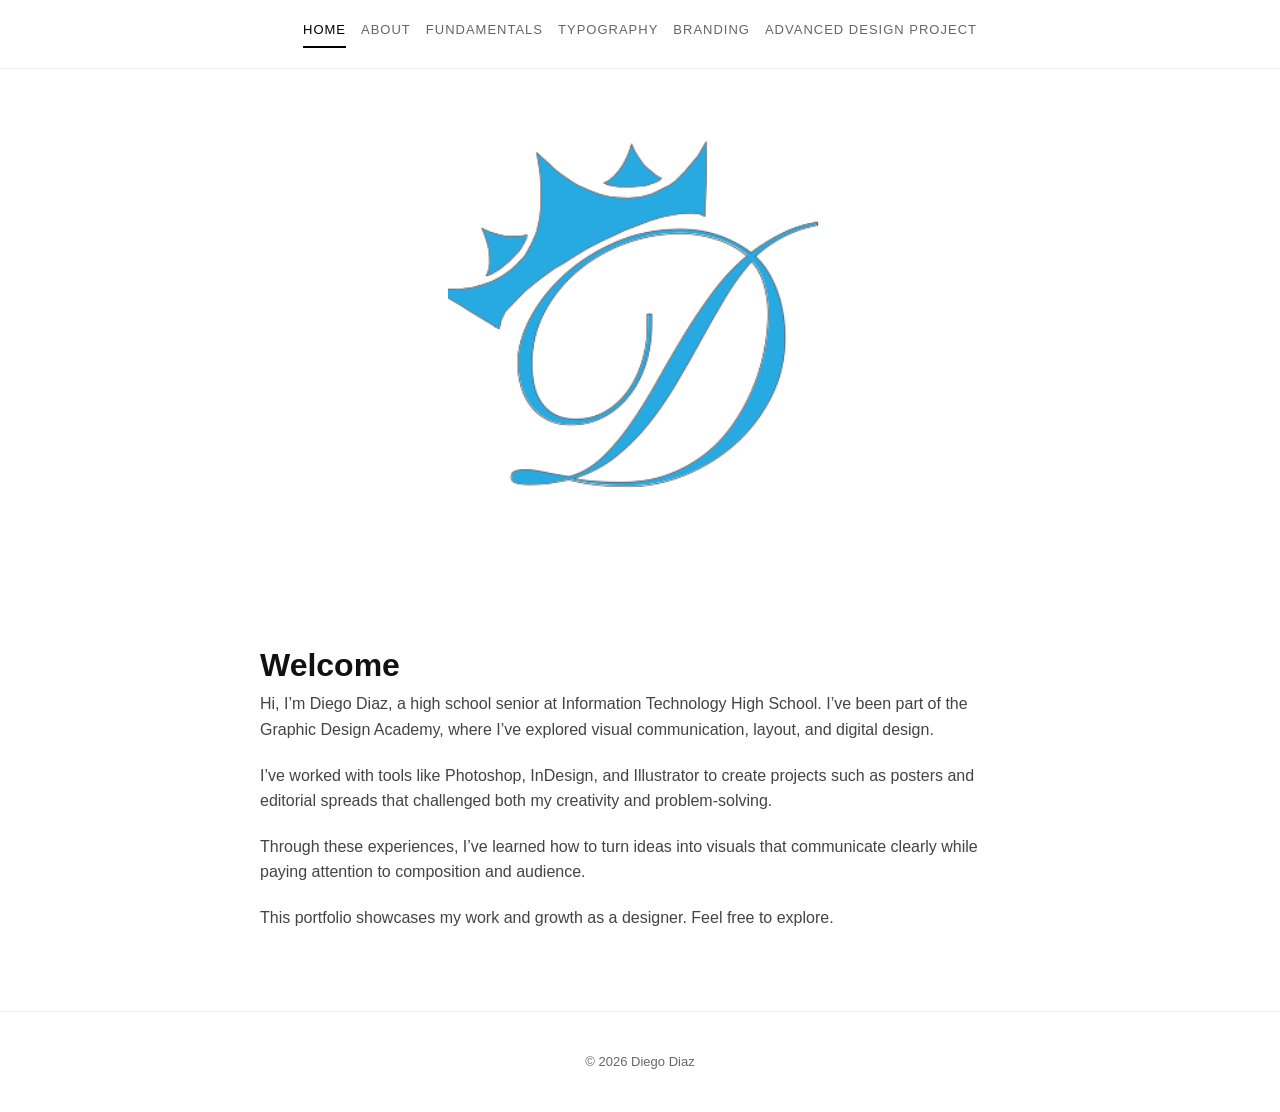
<file: index.html>
<!DOCTYPE html>
<html lang="en">

<head>
  <meta charset="UTF-8">
  <title>Diego Diaz Portfolio</title>
  <link rel="stylesheet" href="style.css">
</head>

<body>
<nav class="navbar">
  <div class="nav-links">
    <a href="index.html" class="active">Home</a>
    <a href="aboutMe.html">About</a>
    <a href="fundamentalsofdesign.html">Fundamentals</a>
    <a href="typography.html">Typography</a>
    <a href="branding.html">Branding</a>
    <a href="advDev.html">Advanced Design Project</a>
  </div>
</nav>
  <header class="hero-image">
  <img src="images/final.png" alt="Portfolio banner">
</header>

  <!-- MAIN CONTENT -->
  <main class="container">

    <h1>Welcome</h1>

    <p>
      Hi, I’m Diego Diaz, a high school senior at Information Technology High School.
      I’ve been part of the Graphic Design Academy, where I’ve explored visual communication,
      layout, and digital design.
    </p>

    <p>
      I’ve worked with tools like Photoshop, InDesign, and Illustrator to create projects
      such as posters and editorial spreads that challenged both my creativity and problem-solving.
    </p>

    <p>
      Through these experiences, I’ve learned how to turn ideas into visuals that communicate
      clearly while paying attention to composition and audience.
    </p>

    <p>
      This portfolio showcases my work and growth as a designer. Feel free to explore.
    </p>

  </main>
<footer class="footer">
  <p>© 2026 Diego Diaz</p>
</footer>
</body>
</html>
</file>
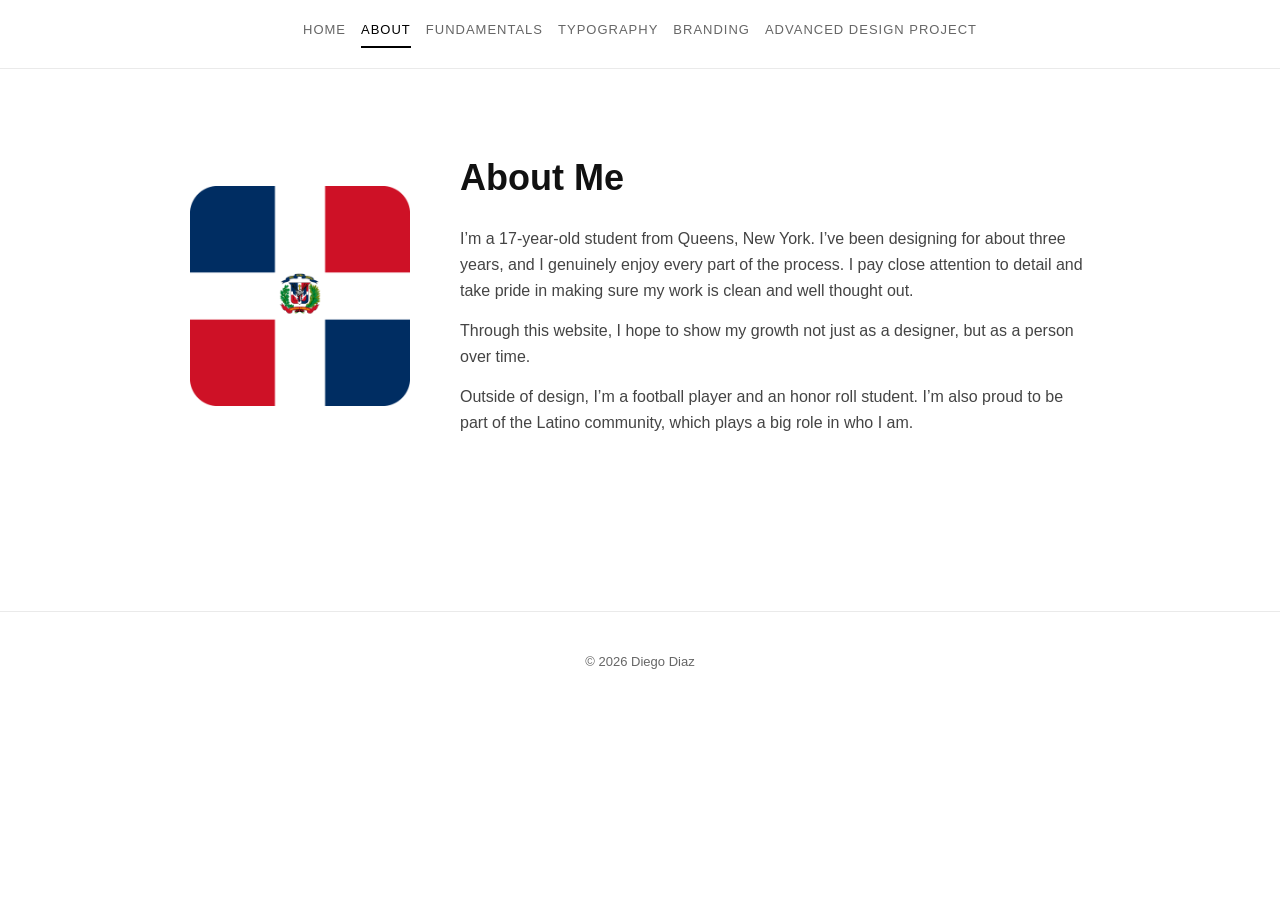
<file: aboutMe.html>
<!DOCTYPE html>
<html lang="en">

<head>
  <meta charset="UTF-8">
  <title>About Me</title>
  <link rel="stylesheet" href="style.css">
</head>

<body>

<!-- NAVBAR (make sure it's complete like your other pages) -->
<nav class="navbar">
  <div class="nav-links">
    <a href="index.html">Home</a>
    <a href="aboutMe.html" class="active">About</a>
    <a href="fundamentalsofdesign.html">Fundamentals</a>
    <a href="typography.html">Typography</a>
    <a href="branding.html">Branding</a>
    <a href="advDev.html">Advanced Design Project</a>
  </div>
</nav>

<!-- ABOUT SECTION (kept same, just structured cleanly) -->
<main class="about">

  <div class="about-container">

    <!-- IMAGE -->
    <div class="about-image">
      <img src="images/rep%20dom.png" alt="Photo of dd">
    </div>

    <!-- TEXT -->
    <div class="about-text">
      <h1>About Me</h1>

      <p>
        I’m a 17-year-old student from Queens, New York. I’ve been designing for about three years,
        and I genuinely enjoy every part of the process. I pay close attention to detail and take
        pride in making sure my work is clean and well thought out.
      </p>

      <p>
        Through this website, I hope to show my growth not just as a designer, but as a person over time.
      </p>

      <p>
        Outside of design, I’m a football player and an honor roll student. I’m also proud to be part
        of the Latino community, which plays a big role in who I am.
      </p>

    </div>

  </div>

</main>

<footer class="footer">
  <p>© 2026 Diego Diaz</p>
</footer>

</body>
</html>
    
    
    
    
    
    
    
    
    
    
    
    
    
    
    
    
    
    
    
    
     </main>
    
    
    
    
    
    
    
    
    
    
    
    
    
    
    
    
    
    
    </body>
</html>
</file>
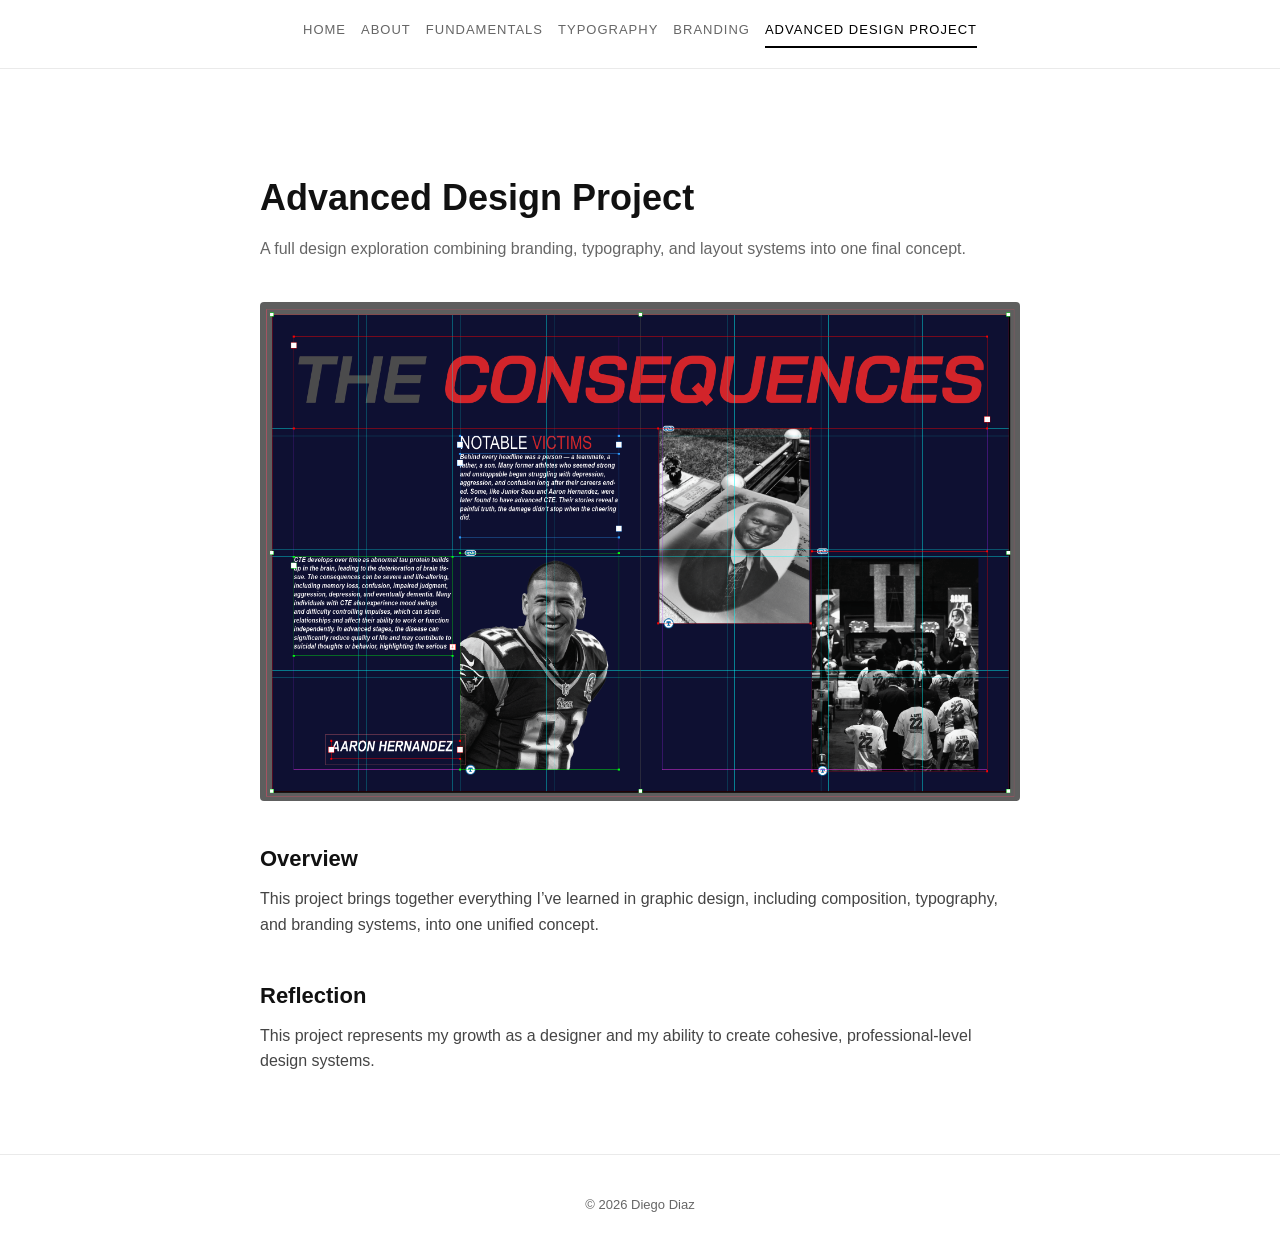
<file: advDev.html>
<!DOCTYPE html>
<html lang="en">
<head>
  <meta charset="UTF-8">
  <title>Advanced Design Project</title>
  <meta name="viewport" content="width=device-width, initial-scale=1.0">
  <link rel="stylesheet" href="style.css">
</head>

<body>

<nav class="navbar">
  <div class="nav-links">
    <a href="index.html">Home</a>
    <a href="aboutMe.html">About</a>
    <a href="fundamentalsofdesign.html">Fundamentals</a>
    <a href="typography.html">Typography</a>
    <a href="branding.html">Branding</a>
    <a href="advDev.html" class="active">Advanced Design Project</a>
  </div>
</nav>

<!-- HERO -->
<header class="project-hero">
  <h1>Advanced Design Project</h1>
  <p>A full design exploration combining branding, typography, and layout systems into one final concept.</p>
</header>

<!-- CONTENT -->
<main class="project-container">

  <img src="images/cte.png" alt="img of project">

  <section class="project-text">
    <h2>Overview</h2>
    <p>
      This project brings together everything I’ve learned in graphic design,
      including composition, typography, and branding systems, into one unified concept.
    </p>
  </section>





  <section class="project-text">
    <h2>Reflection</h2>
    <p>
      This project represents my growth as a designer and my ability to create
      cohesive, professional-level design systems.
    </p>
  </section>

</main>

<footer class="footer">
  <p>© 2026 Diego Diaz</p>
</footer>

</body>
</html>
</file>
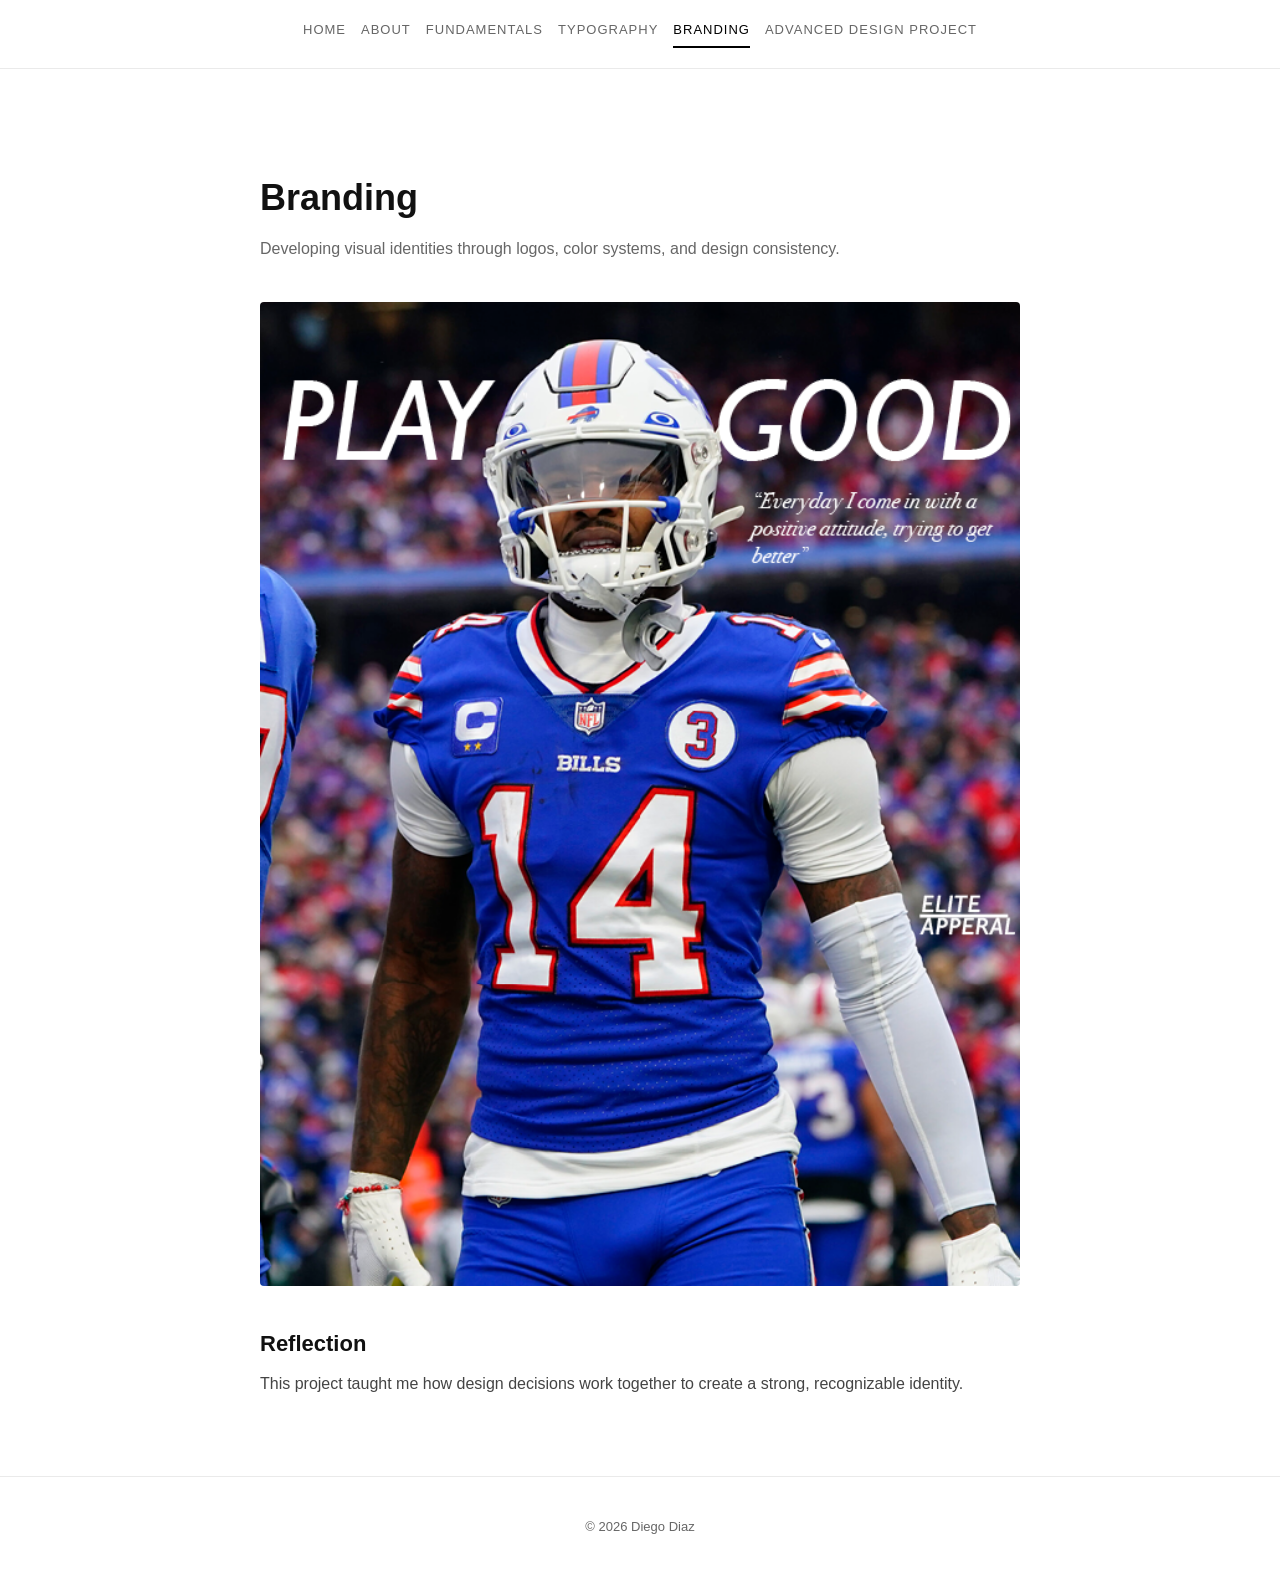
<file: branding.html>
<!DOCTYPE html>
<html lang="en">
<head>
  <meta charset="UTF-8">
  <title>Branding</title>
  <meta name="viewport" content="width=device-width, initial-scale=1.0">
  <link rel="stylesheet" href="style.css">
</head>

<body>

<nav class="navbar">
  <div class="nav-links">
    <a href="index.html">Home</a>
    <a href="aboutMe.html">About</a>
    <a href="fundamentalsofdesign.html">Fundamentals</a>
    <a href="typography.html">Typography</a>
    <a href="branding.html" class="active">Branding</a>
    <a href="advDev.html">Advanced Design Project</a>
  </div>
</nav>

<!-- HERO -->
<header class="project-hero">
  <h1>Branding</h1>
  <p>Developing visual identities through logos, color systems, and design consistency.</p>
</header>

<!-- CONTENT -->
<main class="project-container">

  <img src="images/branded%20ad%20final%20diego%20diaz.png" alt="Branding project main image">

  <section class="project-text">
  </section>



  <section class="project-text">
    <h2>Reflection</h2>
    <p>
      This project taught me how design decisions work together to create a strong,
      recognizable identity.
    </p>
  </section>

</main>

<footer class="footer">
  <p>© 2026 Diego Diaz</p>
</footer>

</body>
</html>
</file>
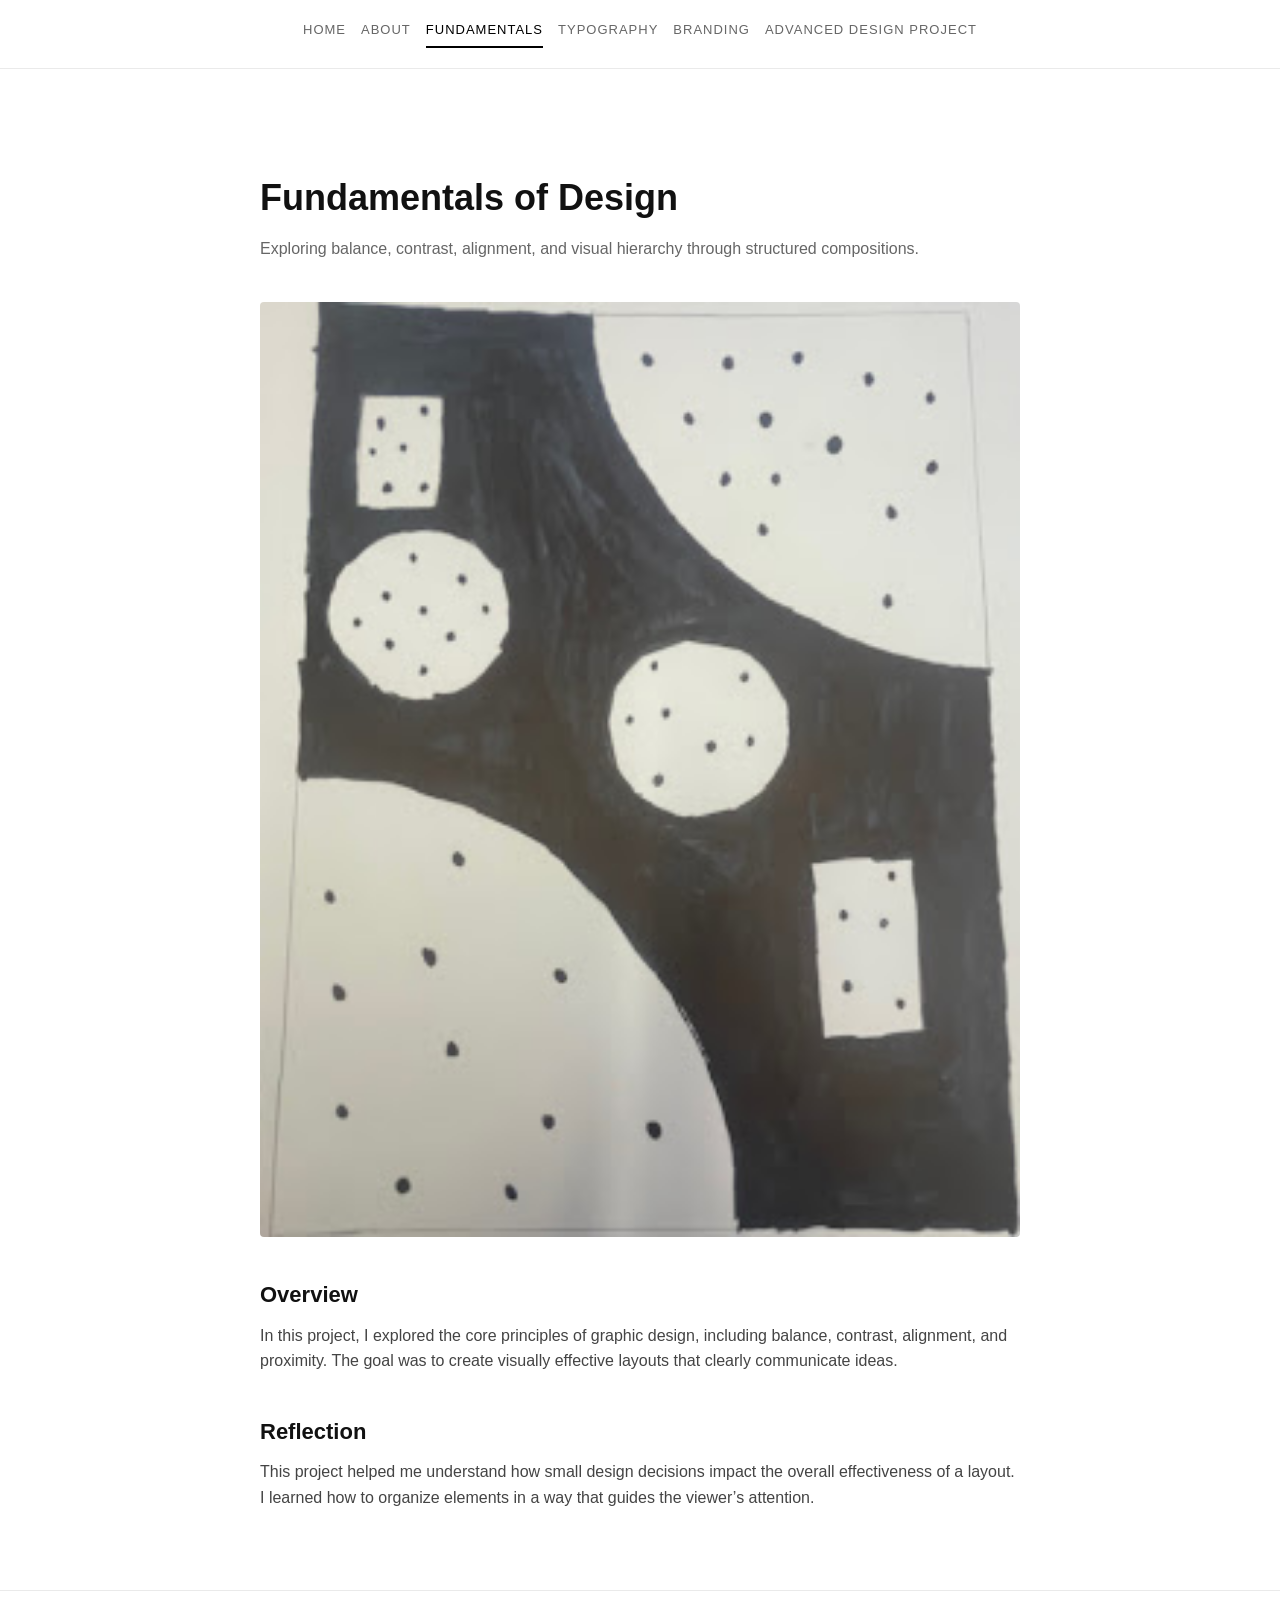
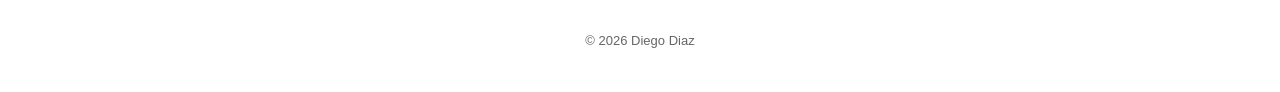
<file: fundamentalsofdesign.html>
<!DOCTYPE html>
<html lang="en">
<head>
  <meta charset="UTF-8">
  <title>Fundamentals of Design</title>
  <meta name="viewport" content="width=device-width, initial-scale=1.0">
  <link rel="stylesheet" href="style.css">
</head>

<body>

<nav class="navbar">
  <div class="nav-links">
    <a href="index.html">Home</a>
    <a href="aboutMe.html">About</a>
    <a href="fundamentalsofdesign.html" class="active">Fundamentals</a>
    <a href="typography.html">Typography</a>
    <a href="branding.html">Branding</a>
    <a href="advDev.html">Advanced Design Project</a>
  </div>
</nav>

<!-- HERO -->
<header class="project-hero">
  <h1>Fundamentals of Design</h1>
  <p>Exploring balance, contrast, alignment, and visual hierarchy through structured compositions.</p>
</header>

<!-- MAIN CONTENT -->
<main class="project-container">

  <!-- MAIN IMAGE -->
  <img src="images/fundamenrtalsofdesign.jpeg" alt="Fundamentals project main image">

  <!-- OVERVIEW -->
  <section class="project-text">
    <h2>Overview</h2>
    <p>
      In this project, I explored the core principles of graphic design, including balance,
      contrast, alignment, and proximity. The goal was to create visually effective layouts
      that clearly communicate ideas.
    </p>
  </section>

  <!-- PROCESS -->
  <section class="project-text">
  </section>

  <!-- SECOND IMAGE -->

  <!-- REFLECTION -->
  <section class="project-text">
    <h2>Reflection</h2>
    <p>
      This project helped me understand how small design decisions impact the overall
      effectiveness of a layout. I learned how to organize elements in a way that guides
      the viewer’s attention.
    </p>
  </section>

</main>

<footer class="footer">
  <p>© 2026 Diego Diaz</p>
</footer>

</body>
</html>
</file>
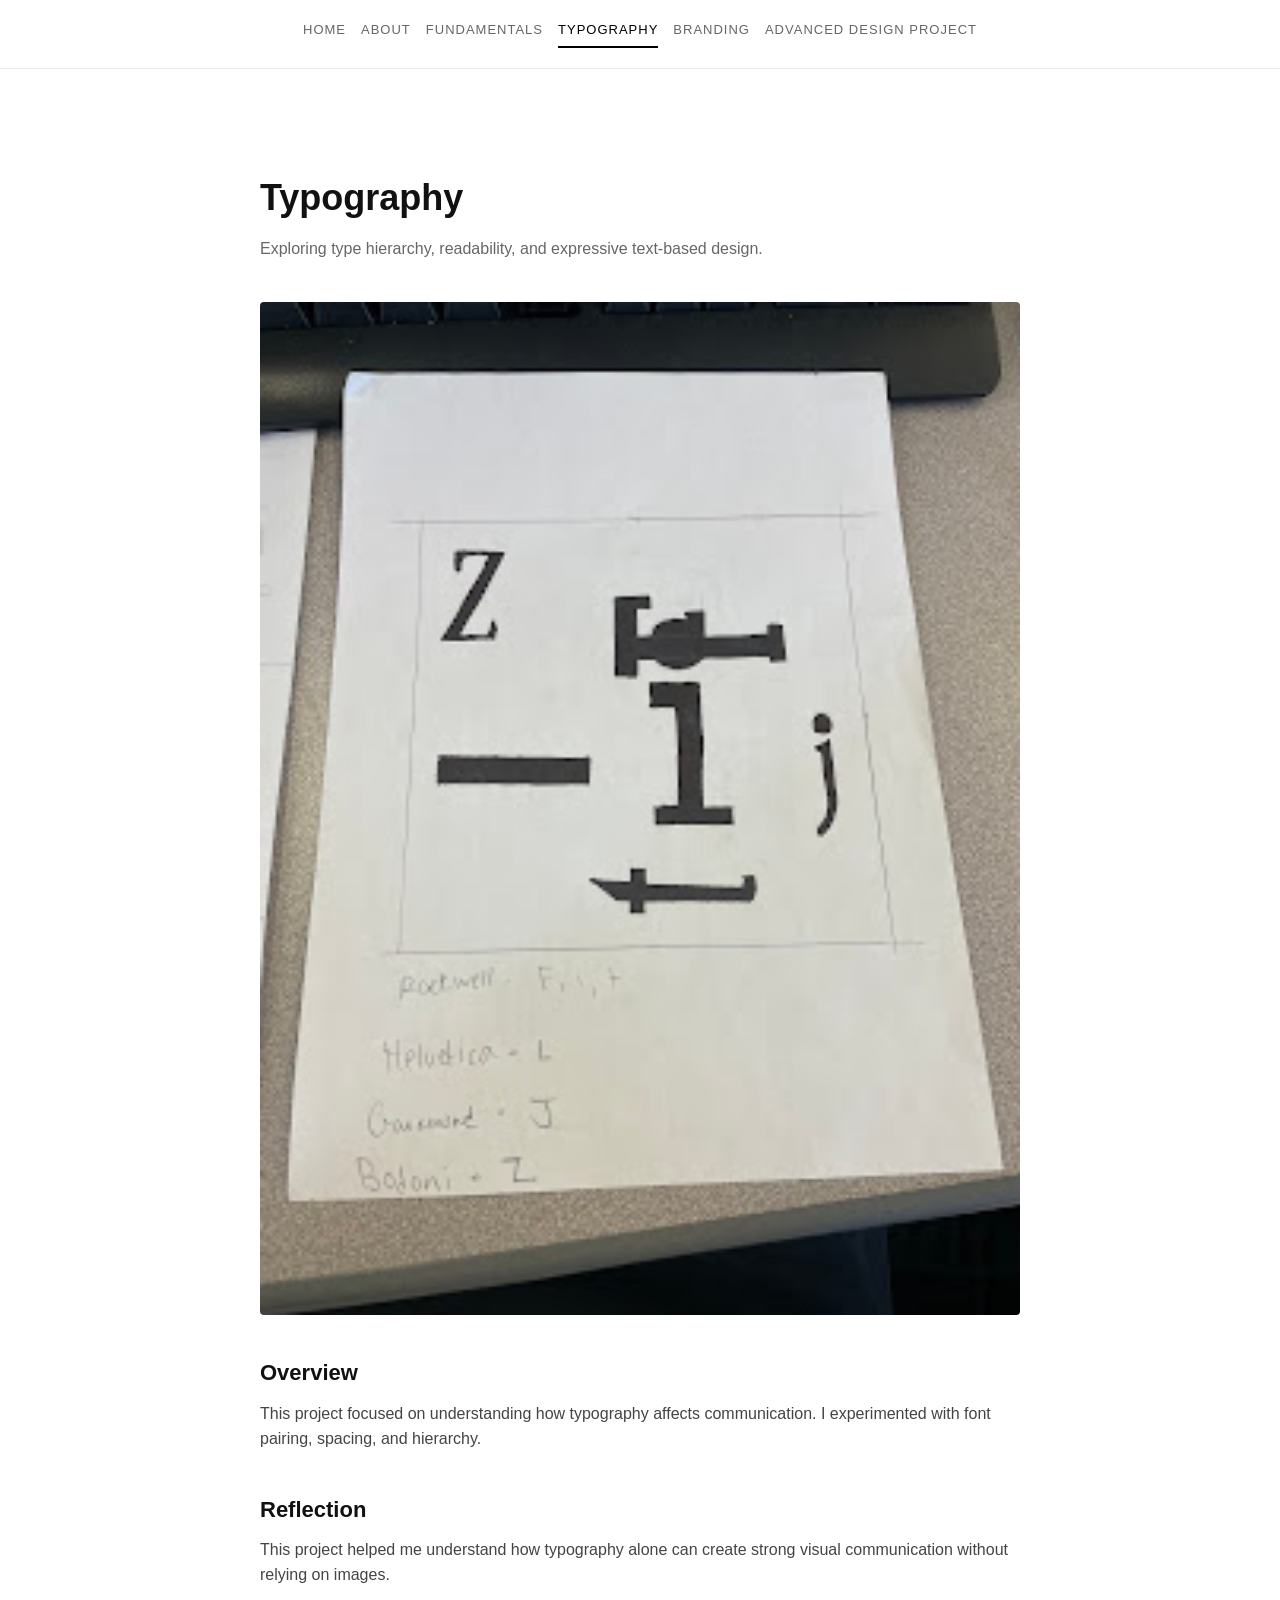
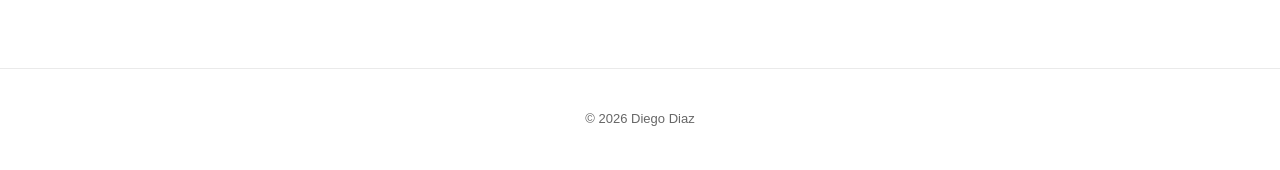
<file: typography.html>
<!DOCTYPE html>
<html lang="en">
<head>
  <meta charset="UTF-8">
  <title>Typography</title>
  <meta name="viewport" content="width=device-width, initial-scale=1.0">
  <link rel="stylesheet" href="style.css">
</head>

<body>

<nav class="navbar">
  <div class="nav-links">
    <a href="index.html">Home</a>
    <a href="aboutMe.html">About</a>
    <a href="fundamentalsofdesign.html">Fundamentals</a>
    <a href="typography.html" class="active">Typography</a>
    <a href="branding.html">Branding</a>
    <a href="advDev.html">Advanced Design Project</a>
  </div>
</nav>

<!-- HERO -->
<header class="project-hero">
  <h1>Typography</h1>
  <p>Exploring type hierarchy, readability, and expressive text-based design.</p>
</header>

<!-- CONTENT -->
<main class="project-container">

  <img src="images/typographimg.jpeg" alt="Typography main project image">

  <section class="project-text">
    <h2>Overview</h2>
    <p>
      This project focused on understanding how typography affects communication.
      I experimented with font pairing, spacing, and hierarchy.
    </p>
  </section>

  <section class="project-text">
  </section>

  

  <section class="project-text">
    <h2>Reflection</h2>
    <p>
      This project helped me understand how typography alone can create strong
      visual communication without relying on images.
    </p>
  </section>

</main>

<footer class="footer">
  <p>© 2026 Diego Diaz</p>
</footer>

</body>
</html>
</file>
<file: style.css>
/* RESET */
* {
  margin: 0;
  padding: 0;
  box-sizing: border-box;
}

/* BODY */
body {
  font-family: 'Helvetica Neue', Arial, sans-serif;
  color: #111;
  background-color: #fff;
  line-height: 1.6;
}



/* NAVBAR */
.navbar {
  width: 100%;
  padding: 20px 40px;
  border-bottom: 1px solid #eaeaea;
  background-color: #fff;
  position: sticky;
  top: 0;
  z-index: 1000;
}

.nav-links {
  display: flex;
  justify-content: center;
  gap: 30px;
}

.nav-links a {
  text-decoration: none;
  color: #666;
  font-size: 13px;
  letter-spacing: 1px;
  text-transform: uppercase;
  transition: color 0.25s ease, transform 0.25s ease;
}

.nav-links a:hover {
  color: #000;
  transform: translateY(-2px);
}

.nav-links a.active {
  color: #000;
  border-bottom: 2px solid #000;
  padding-bottom: 5px;
}

/* HERO IMAGE (WITH ANIMATION) */
.hero-image {
  display: flex;
  justify-content: center;
}

.hero-image img {
  width: 30%;
  animation: fadeIn 1s ease-out;
}

/* HERO TEXT */
.hero-text {
  position: absolute;
  bottom: 40px;
  left: 40px;
  color: white;
}

.hero-text h1 {
  font-size: 48px;
  font-weight: 600;
}

.hero-text p {
  font-size: 18px;
  letter-spacing: 1px;
}

/* MAIN CONTENT (WITH PAGE FADE-IN) */
.container {
  max-width: 800px;
  margin: 80px auto;
  padding: 0 20px;
  animation: fadeIn 0.8s ease-out;
}

.container h2 {
  font-size: 32px;
  margin-bottom: 20px;
}

.container p {
  margin-bottom: 20px;
  color: #444;
}

/* ABOUT PAGE */
.about {
  padding: 80px 20px;
}

.about-container {
  max-width: 900px;
  margin: auto;
  display: flex;
  align-items: center;
  gap: 50px;
}

.about-image img {
  width: 220px;
  border-radius: 6px;
}

.about-text h1 {
  font-size: 36px;
  margin-bottom: 20px;
}

.about-text p {
  margin-bottom: 15px;
  color: #444;
  line-height: 1.6;
}

/* PROJECT PAGE SYSTEM */

/* HERO */
.project-hero {
  max-width: 800px;
  margin: 100px auto 40px;
  padding: 0 20px;
}

.project-hero h1 {
  font-size: 36px;
  margin-bottom: 10px;
}

.project-hero p {
  color: #666;
  font-size: 16px;
}

/* CONTAINER */
.project-container {
  max-width: 800px;
  margin: 40px auto 80px;
  padding: 0 20px;
}

/* IMAGES */
.project-container img {
  width: 100%;
  margin: 40px 0;
  border-radius: 4px;
  display: block;
  transition: transform 0.4s ease, opacity 0.4s ease;
}

.project-container img:hover {
  transform: scale(1.02);
  opacity: 0.95;
}

/* TEXT */
.project-text {
  margin-bottom: 40px;
}

.project-text h2 {
  font-size: 22px;
  margin-bottom: 10px;
}

.project-text p {
  color: #444;
  line-height: 1.6;
}

/* FOOTER */
.footer {
  text-align: center;
  padding: 40px 20px;
  margin-top: 80px;
  border-top: 1px solid #eaeaea;
  font-size: 13px;
  color: #666;
}

/* FEATURED WORK */
.featured-work {
  margin-top: 80px;
}

.featured-work h2 {
  font-size: 24px;
  margin-bottom: 30px;
  text-align: center;
}

.projects-grid {
  display: grid;
  grid-template-columns: repeat(3, 1fr);
  gap: 30px;
}

/* PROJECT CARD ANIMATION (HOVER LIFT) */
.project-card {
  text-align: left;
  transition: transform 0.3s ease, box-shadow 0.3s ease;
}

.project-card:hover {
  transform: translateY(-6px);
  box-shadow: 0 12px 25px rgba(0,0,0,0.08);
}

.project-card img {
  width: 100%;
  border-radius: 4px;
  margin-bottom: 15px;
  transition: transform 0.4s ease;
}

.project-card:hover img {
  transform: scale(1.03);
}

.project-card h3 {
  font-size: 16px;
  margin-bottom: 8px;
}

.project-card p {
  font-size: 14px;
  color: #666;
  margin-bottom: 10px;
}

.project-card a {
  font-size: 12px;
  text-transform: uppercase;
  letter-spacing: 1px;
  text-decoration: none;
  color: #000;
  border-bottom: 1px solid #000;
  padding-bottom: 2px;
  transition: opacity 0.25s ease, letter-spacing 0.25s ease;
}

.project-card a:hover {
  opacity: 0.6;
  letter-spacing: 1.5px;
}


  .nav-links {
    flex-wrap: wrap;
    gap: 15px;
  }

  .hero-text h1 {
    font-size: 32px;
  }
</file>
